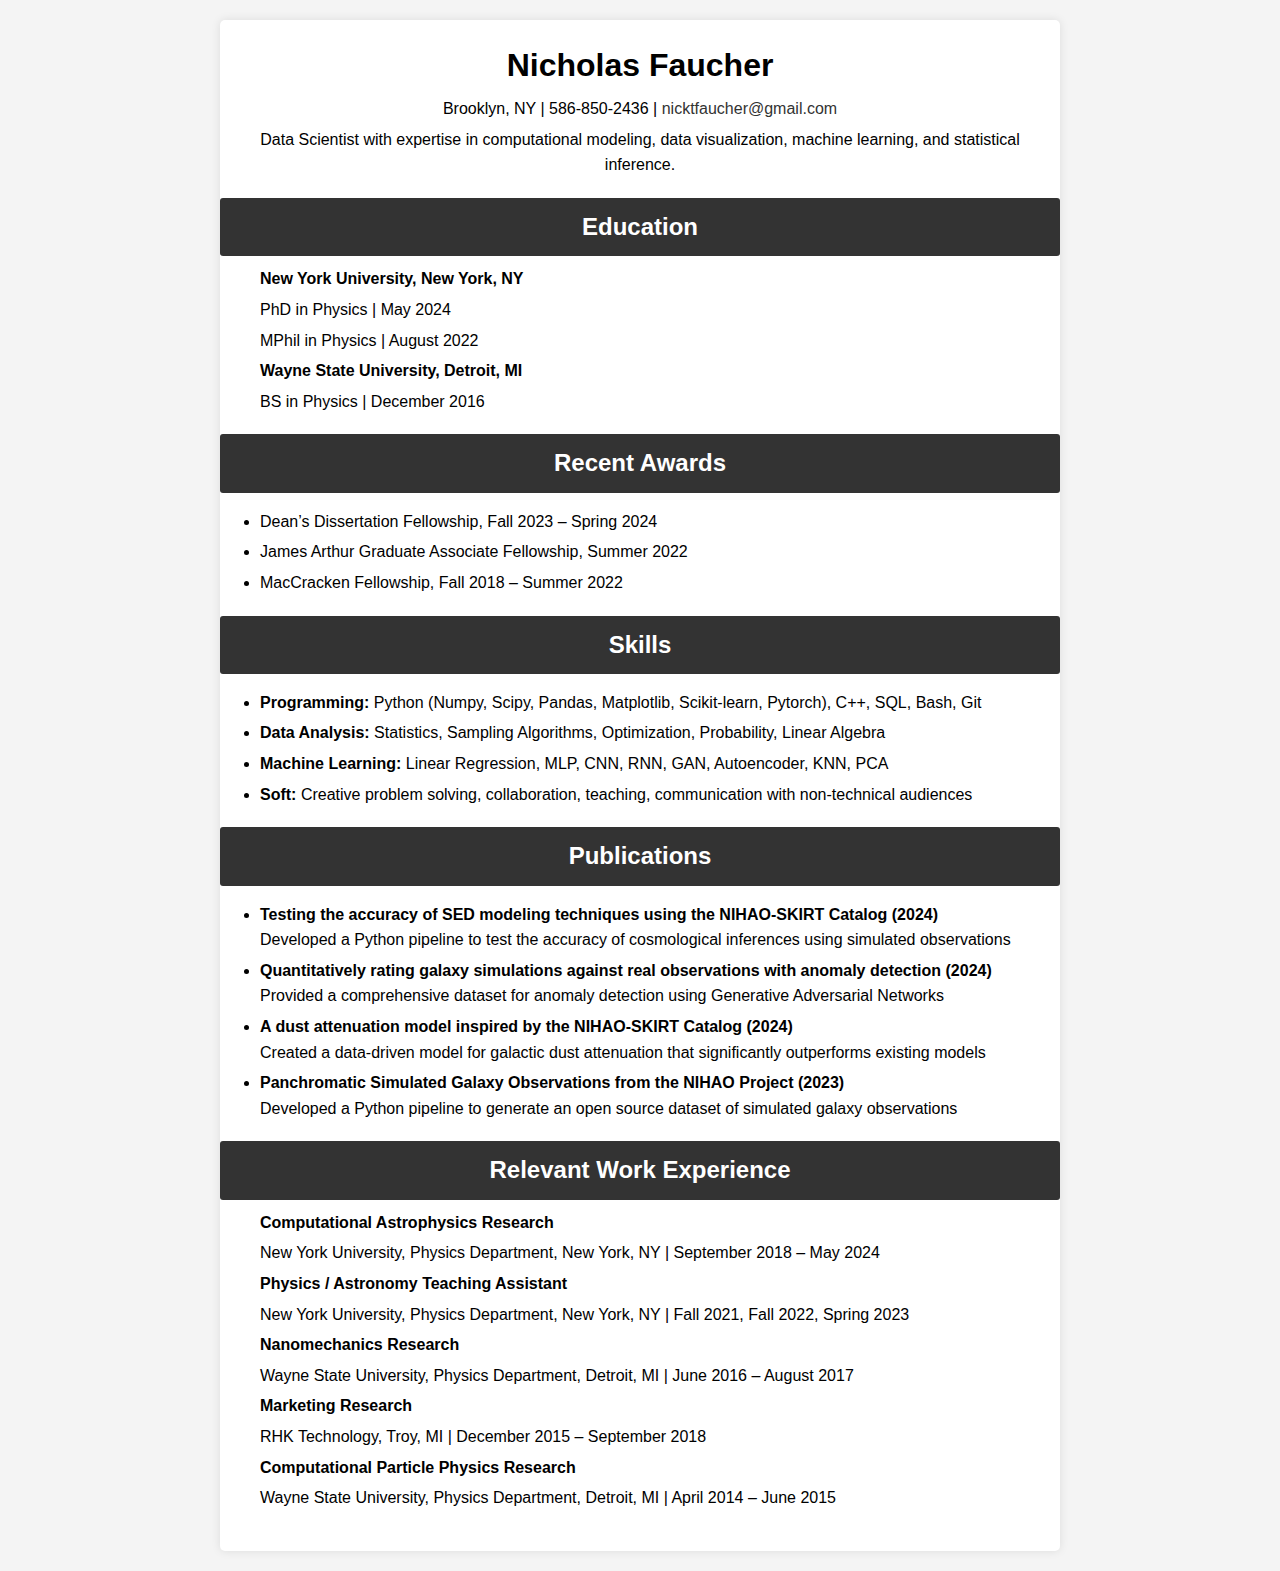
<file: index.html>
<!DOCTYPE html>
<html lang="en">
<head>
    <meta charset="UTF-8">
    <meta name="viewport" content="width=device-width, initial-scale=1.0">
    <title>Resume - Nicholas Faucher</title>
    <link rel="stylesheet" href="styles.css">
</head>
<body>
    <div class="resume">
        <header>
            <h1>Nicholas Faucher</h1>
            <p>Brooklyn, NY | 586-850-2436 | <a href="mailto:nicktfaucher@gmail.com">nicktfaucher@gmail.com</a></p>
            <p>Data Scientist with expertise in computational modeling, data visualization, machine learning, and statistical inference.</p>
        </header>
        <section>
            <h2>Education</h2>
            <div class="education">
                <b>New York University, New York, NY</b><br>
                <p>PhD in Physics | May 2024</p>
                <p>MPhil in Physics | August 2022</p>
                <b>Wayne State University, Detroit, MI</b><br>
                <p>BS in Physics | December 2016</p>
            </div>
        </section>
        <section>
            <h2>Recent Awards</h2>
            <ul>
                <li>Dean’s Dissertation Fellowship, Fall 2023 – Spring 2024</li>
                <li>James Arthur Graduate Associate Fellowship, Summer 2022</li>
                <li>MacCracken Fellowship, Fall 2018 – Summer 2022</li>
            </ul>
        </section>
        <section>
            <h2>Skills</h2>
            <ul>
                <li><b>Programming:</b> Python (Numpy, Scipy, Pandas, Matplotlib, Scikit-learn, Pytorch), C++, SQL, Bash, Git</li>
                <li><b>Data Analysis:</b> Statistics, Sampling Algorithms, Optimization, Probability, Linear Algebra</li>
                <li><b>Machine Learning:</b> Linear Regression, MLP, CNN, RNN, GAN, Autoencoder, KNN, PCA</li>
                <li><b>Soft:</b> Creative problem solving, collaboration, teaching, communication with non-technical audiences</li>
            </ul>
        </section>
        <section>
            <h2>Publications</h2>
            <ul>
                <li><b><a href="https://doi.org/10.48550/arXiv.2404.19742" class="normal-link">Testing the accuracy of SED modeling techniques using the NIHAO-SKIRT Catalog (2024)</a></b><br> Developed a Python pipeline to test the accuracy of cosmological inferences using simulated observations</li>
                <li><b><a href="https://doi.org/10.1093/mnras/stae552" class="normal-link">Quantitatively rating galaxy simulations against real observations with anomaly detection (2024)</a></b><br> Provided a comprehensive dataset for anomaly detection using Generative Adversarial Networks</li>
                <li><b><a href="https://doi.org/10.48550/arXiv.2401.11007" class="normal-link">A dust attenuation model inspired by the NIHAO-SKIRT Catalog (2024)</a></b><br> Created a data-driven model for galactic dust attenuation that significantly outperforms existing models</li>
                <li><b><a href="https://doi.org/10.3847/1538-4357/acf9f0" class="normal-link">Panchromatic Simulated Galaxy Observations from the NIHAO Project (2023)</a></b><br> Developed a Python pipeline to generate an open source dataset of simulated galaxy observations</li>
            </ul>
        </section>
        <section>
            <h2>Relevant Work Experience</h2>
            <div class="work-experience">
                <b>Computational Astrophysics Research</b><br>
                <p>New York University, Physics Department, New York, NY | September 2018 – May 2024</p>
                <b>Physics / Astronomy Teaching Assistant</b><br>
                <p>New York University, Physics Department, New York, NY | Fall 2021, Fall 2022, Spring 2023</p>
                <b>Nanomechanics Research</b><br>
                <p>Wayne State University, Physics Department, Detroit, MI | June 2016 – August 2017</p>
                <b>Marketing Research</b><br>
                <p>RHK Technology, Troy, MI | December 2015 – September 2018</p>
                <b>Computational Particle Physics Research</b><br>
                <p>Wayne State University, Physics Department, Detroit, MI | April 2014 – June 2015</p>
            </div>
        </section>
    </div>
</body>
</html>
</file>
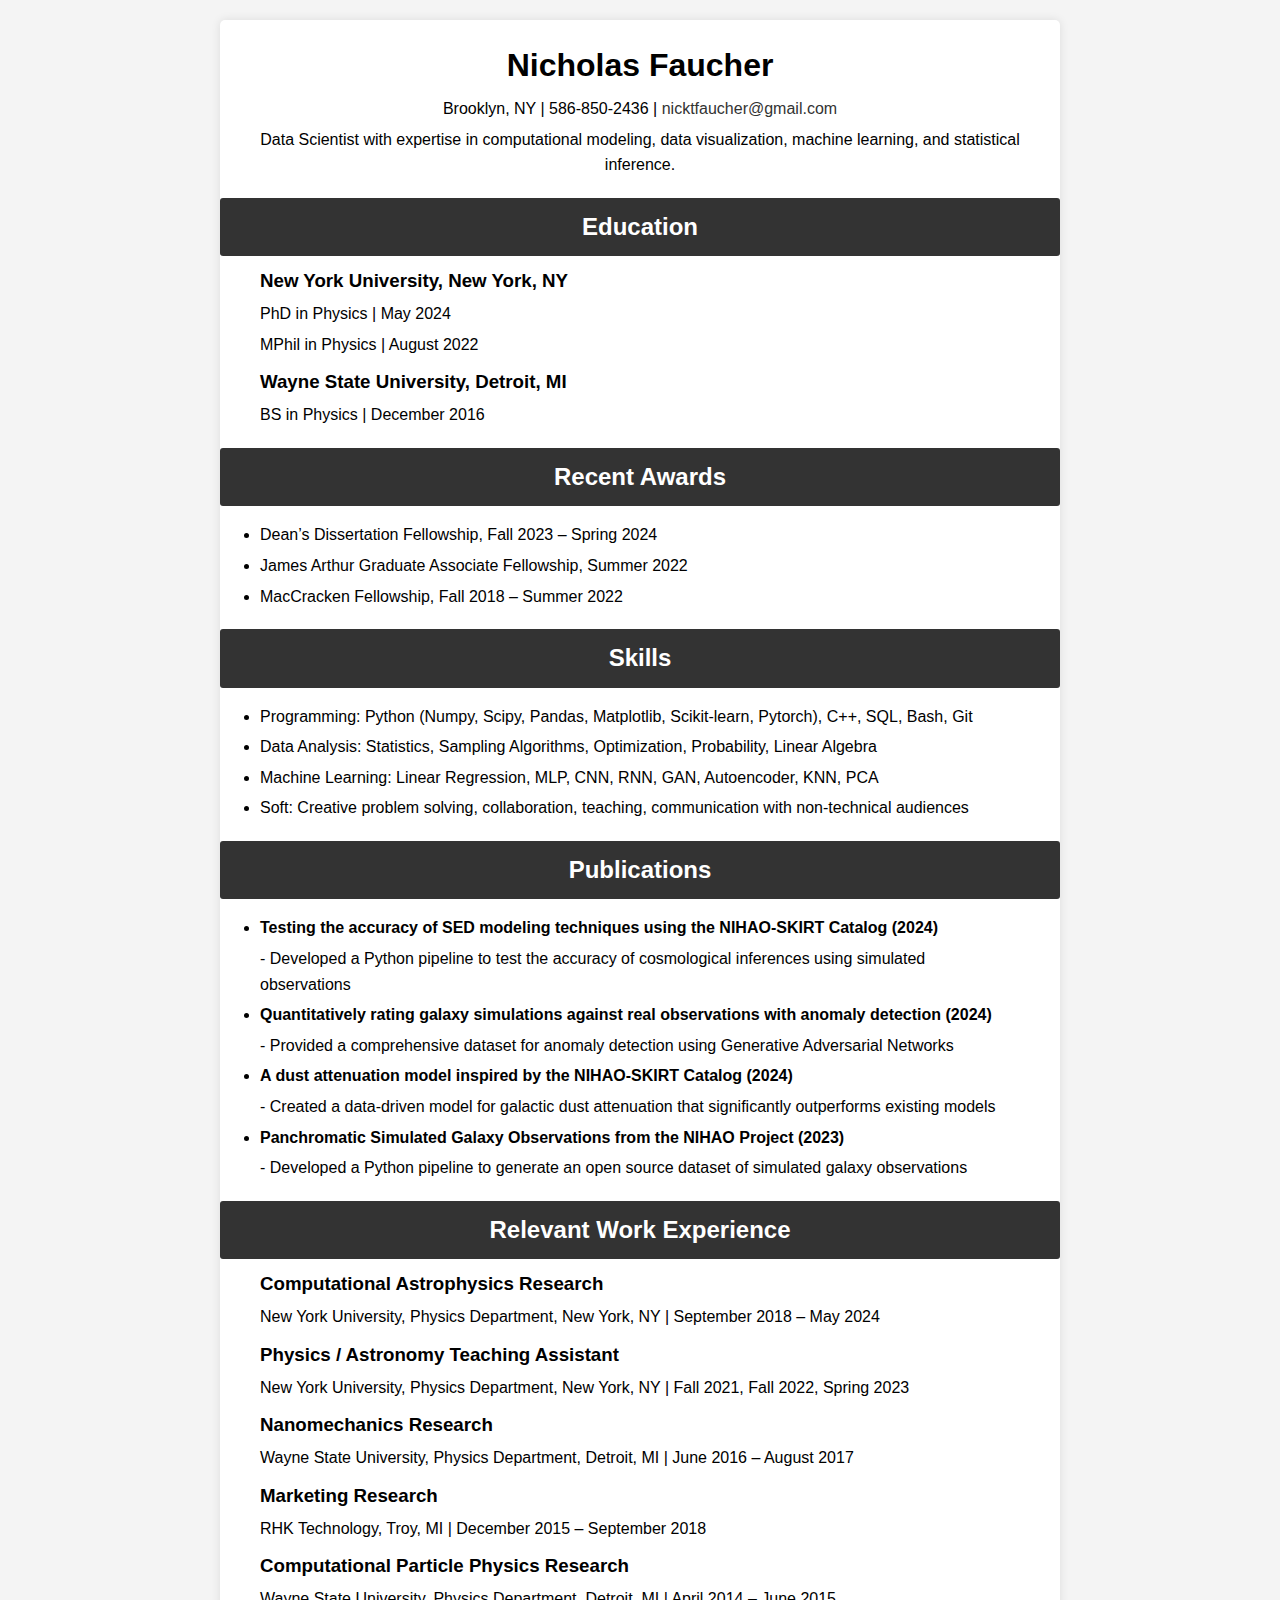
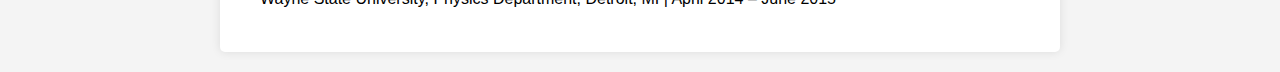
<file: main.html>
<!DOCTYPE html>
<html lang="en">
<head>
    <meta charset="UTF-8">
    <meta name="viewport" content="width=device-width, initial-scale=1.0">
    <title>Resume - Nicholas Faucher</title>
    <link rel="stylesheet" href="styles.css">
</head>
<body>
    <div class="resume">
        <header>
            <h1>Nicholas Faucher</h1>
            <p>Brooklyn, NY | 586-850-2436 | <a href="mailto:nicktfaucher@gmail.com">nicktfaucher@gmail.com</a></p>
            <p>Data Scientist with expertise in computational modeling, data visualization, machine learning, and statistical inference.</p>
        </header>
        <section>
            <h2>Education</h2>
            <div class="education">
                <h3>New York University, New York, NY</h3>
                <p>PhD in Physics | May 2024</p>
                <p>MPhil in Physics | August 2022</p>
                <h3>Wayne State University, Detroit, MI</h3>
                <p>BS in Physics | December 2016</p>
            </div>
        </section>
        <section>
            <h2>Recent Awards</h2>
            <ul>
                <li>Dean’s Dissertation Fellowship, Fall 2023 – Spring 2024</li>
                <li>James Arthur Graduate Associate Fellowship, Summer 2022</li>
                <li>MacCracken Fellowship, Fall 2018 – Summer 2022</li>
            </ul>
        </section>
        <section>
            <h2>Skills</h2>
            <ul>
                <li>Programming: Python (Numpy, Scipy, Pandas, Matplotlib, Scikit-learn, Pytorch), C++, SQL, Bash, Git</li>
                <li>Data Analysis: Statistics, Sampling Algorithms, Optimization, Probability, Linear Algebra</li>
                <li>Machine Learning: Linear Regression, MLP, CNN, RNN, GAN, Autoencoder, KNN, PCA</li>
                <li>Soft: Creative problem solving, collaboration, teaching, communication with non-technical audiences</li>
            </ul>
        </section>
        <section>
            <h2>Publications</h2>
            <ul>
                <li><strong>Testing the accuracy of SED modeling techniques using the NIHAO-SKIRT Catalog (2024)</strong> - Developed a Python pipeline to test the accuracy of cosmological inferences using simulated observations</li>
                <li><strong>Quantitatively rating galaxy simulations against real observations with anomaly detection (2024)</strong> - Provided a comprehensive dataset for anomaly detection using Generative Adversarial Networks</li>
                <li><strong>A dust attenuation model inspired by the NIHAO-SKIRT Catalog (2024)</strong> - Created a data-driven model for galactic dust attenuation that significantly outperforms existing models</li>
                <li><strong>Panchromatic Simulated Galaxy Observations from the NIHAO Project (2023)</strong> - Developed a Python pipeline to generate an open source dataset of simulated galaxy observations</li>
            </ul>
        </section>
        <section>
            <h2>Relevant Work Experience</h2>
            <div class="work-experience">
                <h3>Computational Astrophysics Research</h3>
                <p>New York University, Physics Department, New York, NY | September 2018 – May 2024</p>
                <h3>Physics / Astronomy Teaching Assistant</h3>
                <p>New York University, Physics Department, New York, NY | Fall 2021, Fall 2022, Spring 2023</p>
                <h3>Nanomechanics Research</h3>
                <p>Wayne State University, Physics Department, Detroit, MI | June 2016 – August 2017</p>
                <h3>Marketing Research</h3>
                <p>RHK Technology, Troy, MI | December 2015 – September 2018</p>
                <h3>Computational Particle Physics Research</h3>
                <p>Wayne State University, Physics Department, Detroit, MI | April 2014 – June 2015</p>
            </div>
        </section>
    </div>
</body>
</html>
</file>
<file: styles.css>
body {
    font-family: Arial, sans-serif;
    line-height: 1.6;
    margin: 0;
    padding: 0;
    background-color: #f4f4f4;
}

.resume {
    max-width: 800px;
    margin: 20px auto;
    padding: 20px;
    background: #fff;
    border-radius: 5px;
    box-shadow: 0 0 10px rgba(0, 0, 0, 0.1);
}

header {
    text-align: center;
    margin-bottom: 20px;
}

header h1 {
    margin: 0;
    font-size: 2em;
}

header p {
    margin: 5px 0;
}

header a {
    color: #333;
    text-decoration: none;
}

section {
    margin-bottom: 20px;
}

section h2 {
    background: #333;
    color: #fff;
    padding: 10px;
    border-radius: 3px;
    margin: 0 -20px 10px -20px;
    text-align: center;
}

.education, .work-experience {
    padding: 0 20px;
}

.education h3, .work-experience h3 {
    margin: 10px 0 5px;
}

.education p, .work-experience p {
    margin: 5px 0;
}

ul {
    padding: 0 20px;
    list-style-type: disc;
}

ul li {
    margin: 5px 0;
}

strong {
    display: block;
    margin-bottom: 5px;
}

.normal-link {
    text-decoration: none;
    color: #000; 
}

.tight {
    margin-top: -1em;
    margin-bottom: -1em;
}
</file>
